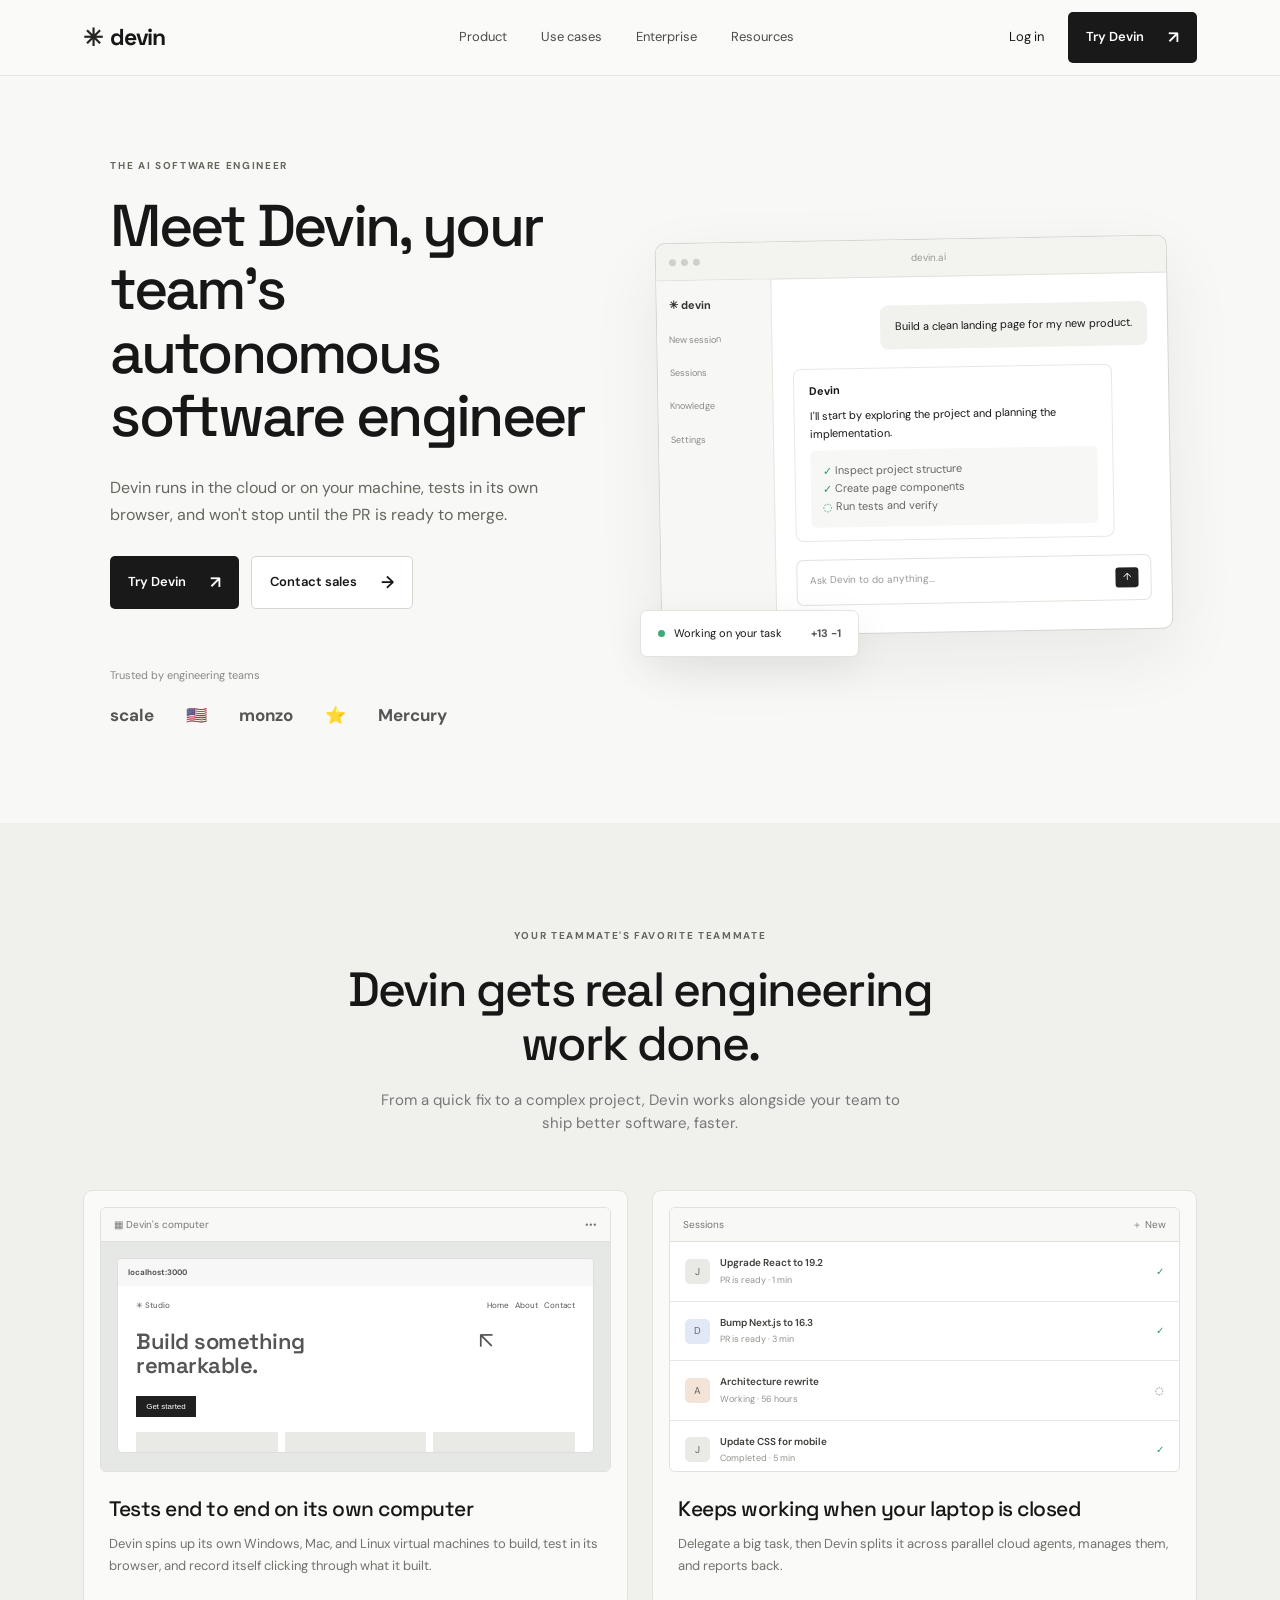
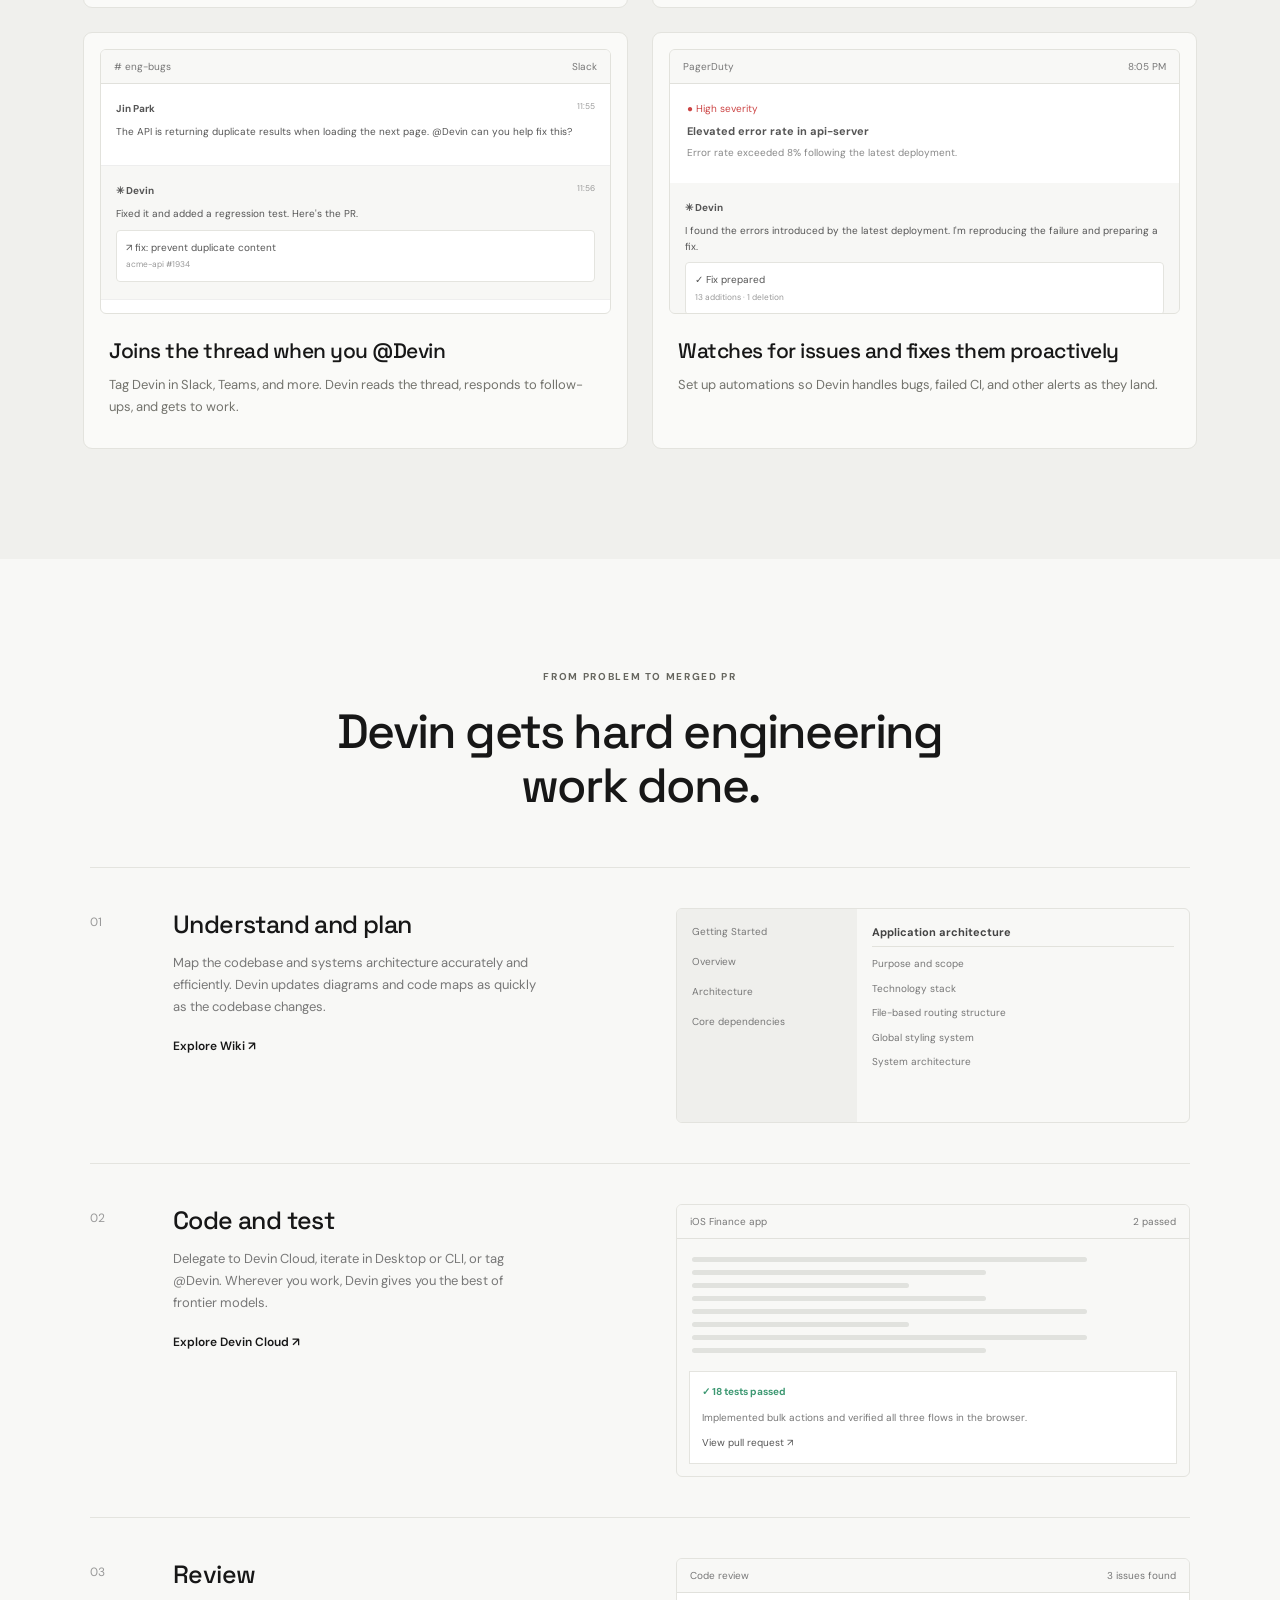
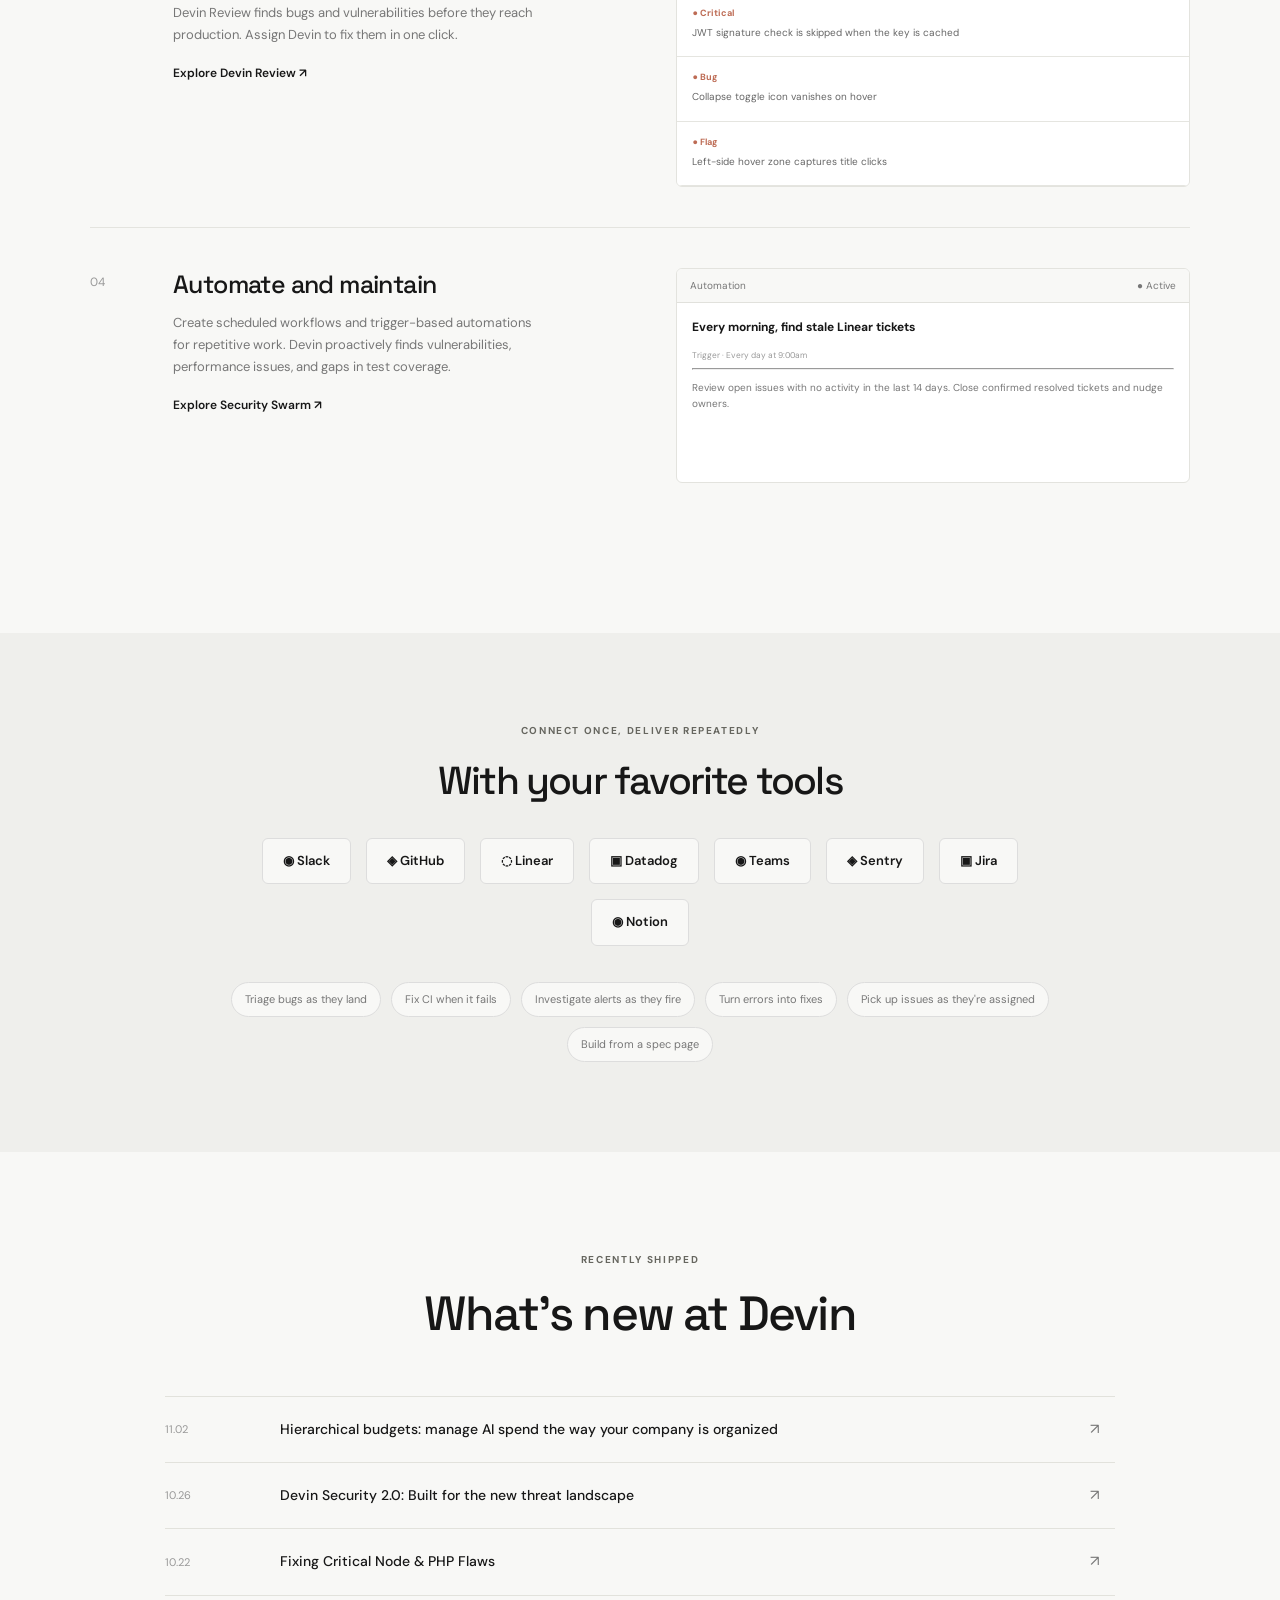
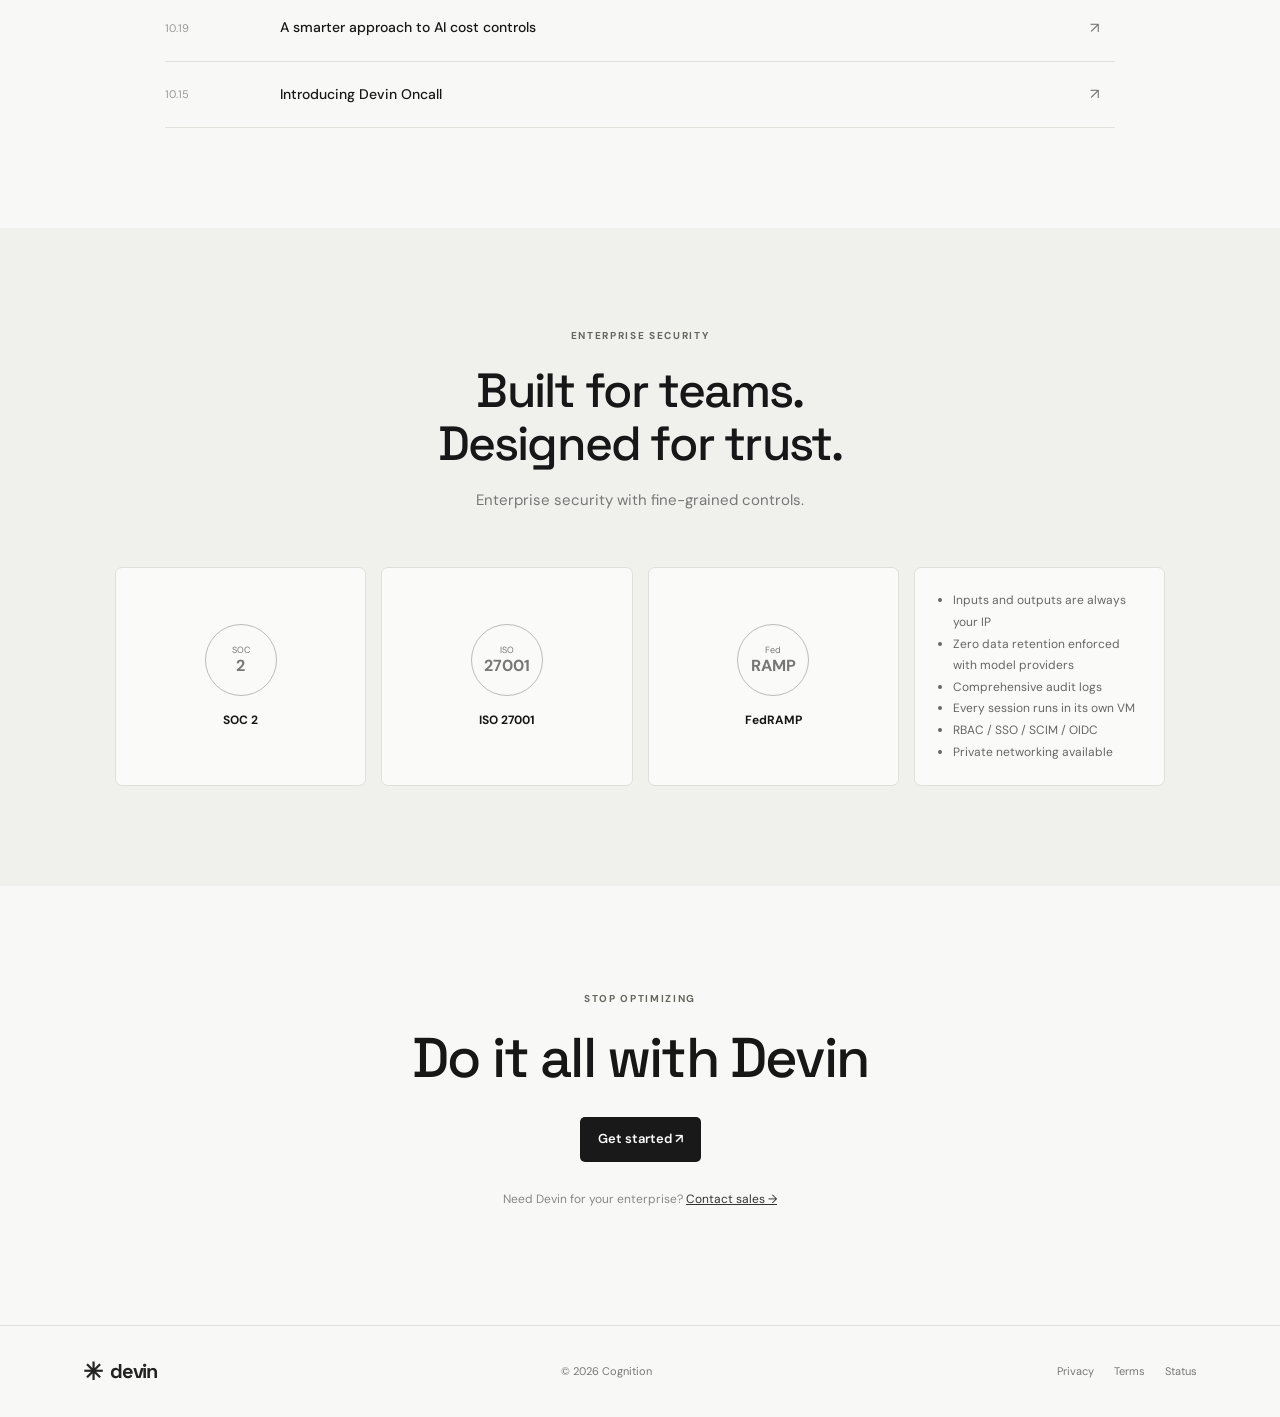
<file: .vscode/index.html>
<!DOCTYPE html>
<html lang="en">
<head>
    <meta charset="UTF-8">
    <meta name="viewport" content="width=device-width, initial-scale=1.0">
    <title>Devin — The AI Software Engineer</title>

    <link rel="preconnect" href="https://fonts.googleapis.com">
    <link rel="preconnect" href="https://fonts.gstatic.com" crossorigin>

    <link href="https://fonts.googleapis.com/css2?family=DM+Sans:wght@400;500;600;700&family=Space+Grotesk:wght@400;500;600;700&display=swap" rel="stylesheet">

    <link rel="stylesheet" href="index.css">
</head>

<body>

<header class="nav">
    <a class="brand" href="#">
        <span class="brandmark">✳</span> devin
    </a>

    <nav>
        <a href="#product">Product</a>
        <a href="#usecases">Use cases</a>
        <a href="#enterprise">Enterprise</a>
        <a href="#resources">Resources</a>
    </nav>

    <div class="nav-actions">
        <a class="login" href="#">Log in</a>
        <a class="btn dark" href="#start">Try Devin <span>↗</span></a>
    </div>

    <button class="menu" aria-label="Menu">☰</button>
</header>

<main>

<!-- HERO SECTION -->

<section class="hero">

    <div class="hero-copy">

        <p class="eyebrow">THE AI SOFTWARE ENGINEER</p>

        <h1>
            Meet Devin, your team's<br>
            autonomous software engineer
        </h1>

        <p class="sub">
            Devin runs in the cloud or on your machine, tests in its own browser,
            and won't stop until the PR is ready to merge.
        </p>

        <div class="hero-buttons">
            <a class="btn dark" href="#start">Try Devin <span>↗</span></a>
            <a class="btn light" href="#product">Contact sales <span>→</span></a>
        </div>

        <div class="trust">
            <span>Trusted by engineering teams</span>

            <div class="logos">
                <b>scale</b>
                <b>🇺🇸</b>
                <b>monzo</b>
                <b>⭐</b>
                <b>Mercury</b>
            </div>
        </div>

    </div>

    <div class="hero-art">

        <div class="browser">

            <div class="browserbar">
                <i></i>
                <i></i>
                <i></i>
                <span>devin.ai</span>
            </div>

            <div class="workspace">

                <aside>
                    <b>✳ devin</b>
                    <small>New session</small>
                    <small>Sessions</small>
                    <small>Knowledge</small>
                    <small>Settings</small>
                </aside>

                <div class="chat">

                    <div class="bubble user">
                        Build a clean landing page for my new product.
                    </div>

                    <div class="bubble bot">
                        <b>Devin</b>

                        <p>
                            I'll start by exploring the project and planning
                            the implementation.
                        </p>

                        <div class="mini-code">
                            <span>✓</span> Inspect project structure<br>
                            <span>✓</span> Create page components<br>
                            <span>◌</span> Run tests and verify
                        </div>
                    </div>

                    <div class="composer">
                        Ask Devin to do anything...
                        <span>↑</span>
                    </div>

                </div>
            </div>
        </div>

        <div class="float-card">
            <span class="green-dot"></span>
            Working on your task
            <b>+13 −1</b>
        </div>

    </div>

</section>

<!-- PRODUCT SECTION -->

<section class="section teammate" id="product">

    <div class="section-head">

        <p class="eyebrow">YOUR TEAMMATE'S FAVORITE TEAMMATE</p>

        <h2>
            Devin gets real engineering<br>
            work done.
        </h2>

        <p>
            From a quick fix to a complex project, Devin works alongside
            your team to ship better software, faster.
        </p>

    </div>

    <div class="feature-grid">

        <!-- FEATURE 1 -->

        <article class="feature">

            <div class="mock windows">

                <div class="mocktop">
                    ▦ Devin's computer
                    <span>•••</span>
                </div>

                <div class="desktop">

                    <div class="window">

                        <b>localhost:3000</b>

                        <div class="webpage">

                            <div class="tiny-nav">
                                ✳ Studio
                                <span>Home&nbsp;&nbsp; About&nbsp;&nbsp; Contact</span>
                            </div>

                            <h3>
                                Build something<br>
                                remarkable.
                            </h3>

                            <button>Get started</button>

                            <div class="blocks">
                                <i></i>
                                <i></i>
                                <i></i>
                            </div>

                        </div>

                    </div>

                    <div class="cursor">↖</div>

                </div>

            </div>

            <h3>Tests end to end on its own computer</h3>

            <p>
                Devin spins up its own Windows, Mac, and Linux virtual
                machines to build, test in its browser, and record itself
                clicking through what it built.
            </p>

        </article>

        <!-- FEATURE 2 -->

        <article class="feature">

            <div class="mock sessions">

                <div class="mocktop">
                    Sessions
                    <span>＋ New</span>
                </div>

                <div class="session-row">
                    <span class="avatar">J</span>

                    <div>
                        <b>Upgrade React to 19.2</b>
                        <small>PR is ready · 1 min</small>
                    </div>

                    <span class="done">✓</span>
                </div>

                <div class="session-row">
                    <span class="avatar blue">D</span>

                    <div>
                        <b>Bump Next.js to 16.3</b>
                        <small>PR is ready · 3 min</small>
                    </div>

                    <span class="done">✓</span>
                </div>

                <div class="session-row">
                    <span class="avatar peach">A</span>

                    <div>
                        <b>Architecture rewrite</b>
                        <small>Working · 56 hours</small>
                    </div>

                    <span class="spinner">◌</span>
                </div>

                <div class="session-row">
                    <span class="avatar">J</span>

                    <div>
                        <b>Update CSS for mobile</b>
                        <small>Completed · 5 min</small>
                    </div>

                    <span class="done">✓</span>
                </div>

            </div>

            <h3>Keeps working when your laptop is closed</h3>

            <p>
                Delegate a big task, then Devin splits it across parallel
                cloud agents, manages them, and reports back.
            </p>

        </article>

        <!-- FEATURE 3 -->

        <article class="feature">

            <div class="mock slack">

                <div class="mocktop">
                    # eng-bugs
                    <span>Slack</span>
                </div>

                <div class="message">

                    <b>
                        Jin Park
                        <small>11:55</small>
                    </b>

                    <p>
                        The API is returning duplicate results when loading
                        the next page. @Devin can you help fix this?
                    </p>

                </div>

                <div class="message reply">

                    <b>
                        ✳ Devin
                        <small>11:56</small>
                    </b>

                    <p>
                        Fixed it and added a regression test. Here's the PR.
                    </p>

                    <div class="pr">
                        ↗ fix: prevent duplicate content
                        <small>acme-api #1934</small>
                    </div>

                </div>

            </div>

            <h3>Joins the thread when you @Devin</h3>

            <p>
                Tag Devin in Slack, Teams, and more. Devin reads the thread,
                responds to follow-ups, and gets to work.
            </p>

        </article>

        <!-- FEATURE 4 -->

        <article class="feature">

            <div class="mock alert">

                <div class="mocktop">
                    PagerDuty
                    <span>8:05 PM</span>
                </div>

                <div class="alertbox">

                    <span class="red">● High severity</span>

                    <b>Elevated error rate in api-server</b>

                    <p>
                        Error rate exceeded 8% following the latest deployment.
                    </p>

                </div>

                <div class="message reply">

                    <b>✳ Devin</b>

                    <p>
                        I found the errors introduced by the latest deployment.
                        I'm reproducing the failure and preparing a fix.
                    </p>

                    <div class="pr">
                        ✓ Fix prepared
                        <small>13 additions · 1 deletion</small>
                    </div>

                </div>

            </div>

            <h3>Watches for issues and fixes them proactively</h3>

            <p>
                Set up automations so Devin handles bugs, failed CI,
                and other alerts as they land.
            </p>

        </article>

    </div>

</section>

<!-- WORKFLOW SECTION -->

<section class="workflow" id="usecases">

    <div class="section-head">

        <p class="eyebrow">FROM PROBLEM TO MERGED PR</p>

        <h2>
            Devin gets hard engineering<br>
            work done.
        </h2>

    </div>

    <div class="steps">

        <!-- STEP 1 -->

        <article>

            <span class="number">01</span>

            <div>

                <h3>Understand and plan</h3>

                <p>
                    Map the codebase and systems architecture accurately
                    and efficiently. Devin updates diagrams and code maps
                    as quickly as the codebase changes.
                </p>

                <a href="#">Explore Wiki ↗</a>

            </div>

            <div class="wiki">

                <div class="wikiside">
                    Getting Started<br><br>
                    Overview<br><br>
                    Architecture<br><br>
                    Core dependencies
                </div>

                <div class="wikibody">

                    <b>Application architecture</b>

                    <hr>

                    <p>Purpose and scope</p>
                    <p>Technology stack</p>
                    <p>File-based routing structure</p>
                    <p>Global styling system</p>
                    <p>System architecture</p>

                </div>

            </div>

        </article>

        <!-- STEP 2 -->

        <article>

            <span class="number">02</span>

            <div>

                <h3>Code and test</h3>

                <p>
                    Delegate to Devin Cloud, iterate in Desktop or CLI,
                    or tag @Devin. Wherever you work, Devin gives you
                    the best of frontier models.
                </p>

                <a href="#">Explore Devin Cloud ↗</a>

            </div>

            <div class="code-mock">

                <div class="mocktop">
                    iOS Finance app
                    <span>2 passed</span>
                </div>

                <div class="code-lines">
                    <i></i>
                    <i></i>
                    <i></i>
                    <i></i>
                    <i></i>
                    <i></i>
                    <i></i>
                    <i></i>
                </div>

                <div class="code-result">

                    <b>✓ 18 tests passed</b>

                    <p>
                        Implemented bulk actions and verified all three
                        flows in the browser.
                    </p>

                    <span>View pull request ↗</span>

                </div>

            </div>

        </article>

        <!-- STEP 3 -->

        <article>

            <span class="number">03</span>

            <div>

                <h3>Review</h3>

                <p>
                    Devin Review finds bugs and vulnerabilities before
                    they reach production. Assign Devin to fix them in
                    one click.
                </p>

                <a href="#">Explore Devin Review ↗</a>

            </div>

            <div class="review-mock">

                <div class="mocktop">
                    Code review
                    <span>3 issues found</span>
                </div>

                <div class="issue">
                    <b>● Critical</b>
                    <p>JWT signature check is skipped when the key is cached</p>
                </div>

                <div class="issue">
                    <b>● Bug</b>
                    <p>Collapse toggle icon vanishes on hover</p>
                </div>

                <div class="issue">
                    <b>● Flag</b>
                    <p>Left-side hover zone captures title clicks</p>
                </div>

            </div>

        </article>

        <!-- STEP 4 -->

        <article>

            <span class="number">04</span>

            <div>

                <h3>Automate and maintain</h3>

                <p>
                    Create scheduled workflows and trigger-based automations
                    for repetitive work. Devin proactively finds vulnerabilities,
                    performance issues, and gaps in test coverage.
                </p>

                <a href="#">Explore Security Swarm ↗</a>

            </div>

            <div class="automation">

                <div class="mocktop">
                    Automation
                    <span>● Active</span>
                </div>

                <b>Every morning, find stale Linear tickets</b>

                <small>Trigger · Every day at 9:00am</small>

                <hr>

                <p>
                    Review open issues with no activity in the last 14 days.
                    Close confirmed resolved tickets and nudge owners.
                </p>

            </div>

        </article>

    </div>

</section>

<!-- INTEGRATIONS -->

<section class="integrations">

    <p class="eyebrow">CONNECT ONCE, DELIVER REPEATEDLY</p>

    <h2>With your favorite tools</h2>

    <div class="integration-list">
        <span>◉ Slack</span>
        <span>◈ GitHub</span>
        <span>◌ Linear</span>
        <span>▣ Datadog</span>
        <span>◉ Teams</span>
        <span>◈ Sentry</span>
        <span>▣ Jira</span>
        <span>◉ Notion</span>
    </div>

    <div class="automation-tags">
        <span>Triage bugs as they land</span>
        <span>Fix CI when it fails</span>
        <span>Investigate alerts as they fire</span>
        <span>Turn errors into fixes</span>
        <span>Pick up issues as they're assigned</span>
        <span>Build from a spec page</span>
    </div>

</section>

<!-- NEWS -->

<section class="news" id="resources">

    <div class="section-head">

        <p class="eyebrow">RECENTLY SHIPPED</p>

        <h2>What's new at Devin</h2>

    </div>

    <div class="news-list">

        <a>
            <time>11.02</time>
            <b>Hierarchical budgets: manage AI spend the way your company is organized</b>
            <span>↗</span>
        </a>

        <a>
            <time>10.26</time>
            <b>Devin Security 2.0: Built for the new threat landscape</b>
            <span>↗</span>
        </a>

        <a>
            <time>10.22</time>
            <b>Fixing Critical Node & PHP Flaws</b>
            <span>↗</span>
        </a>

        <a>
            <time>10.19</time>
            <b>A smarter approach to AI cost controls</b>
            <span>↗</span>
        </a>

        <a>
            <time>10.15</time>
            <b>Introducing Devin Oncall</b>
            <span>↗</span>
        </a>

    </div>

</section>

<!-- ENTERPRISE -->

<section class="security" id="enterprise">

    <div class="section-head">

        <p class="eyebrow">ENTERPRISE SECURITY</p>

        <h2>
            Built for teams.<br>
            Designed for trust.
        </h2>

        <p>Enterprise security with fine-grained controls.</p>

    </div>

    <div class="security-grid">

        <div class="security-card">
            <div class="seal">
                SOC<br>
                <b>2</b>
            </div>
            <b>SOC 2</b>
        </div>

        <div class="security-card">
            <div class="seal">
                ISO<br>
                <b>27001</b>
            </div>
            <b>ISO 27001</b>
        </div>

        <div class="security-card">
            <div class="seal">
                Fed<br>
                <b>RAMP</b>
            </div>
            <b>FedRAMP</b>
        </div>

        <div class="security-card">

            <ul>
                <li>Inputs and outputs are always your IP</li>
                <li>Zero data retention enforced with model providers</li>
                <li>Comprehensive audit logs</li>
                <li>Every session runs in its own VM</li>
                <li>RBAC / SSO / SCIM / OIDC</li>
                <li>Private networking available</li>
            </ul>

        </div>

    </div>

</section>

<!-- CTA -->

<section class="closing" id="start">

    <p class="eyebrow">STOP OPTIMIZING</p>

    <h2>Do it all with Devin</h2>

    <a class="btn dark" href="https://app.devin.ai/">
        Get started ↗
    </a>

    <p class="small">
        Need Devin for your enterprise?
        <a href="#">Contact sales →</a>
    </p>

</section>

</main>

<!-- FOOTER -->

<footer>

    <a class="brand" href="#">
        <span class="brandmark">✳</span> devin
    </a>

    <span>© 2026 Cognition</span>

    <div>
        <a href="#">Privacy</a>
        <a href="#">Terms</a>
        <a href="#">Status</a>
    </div>

</footer>

</body>
</html>
</file>
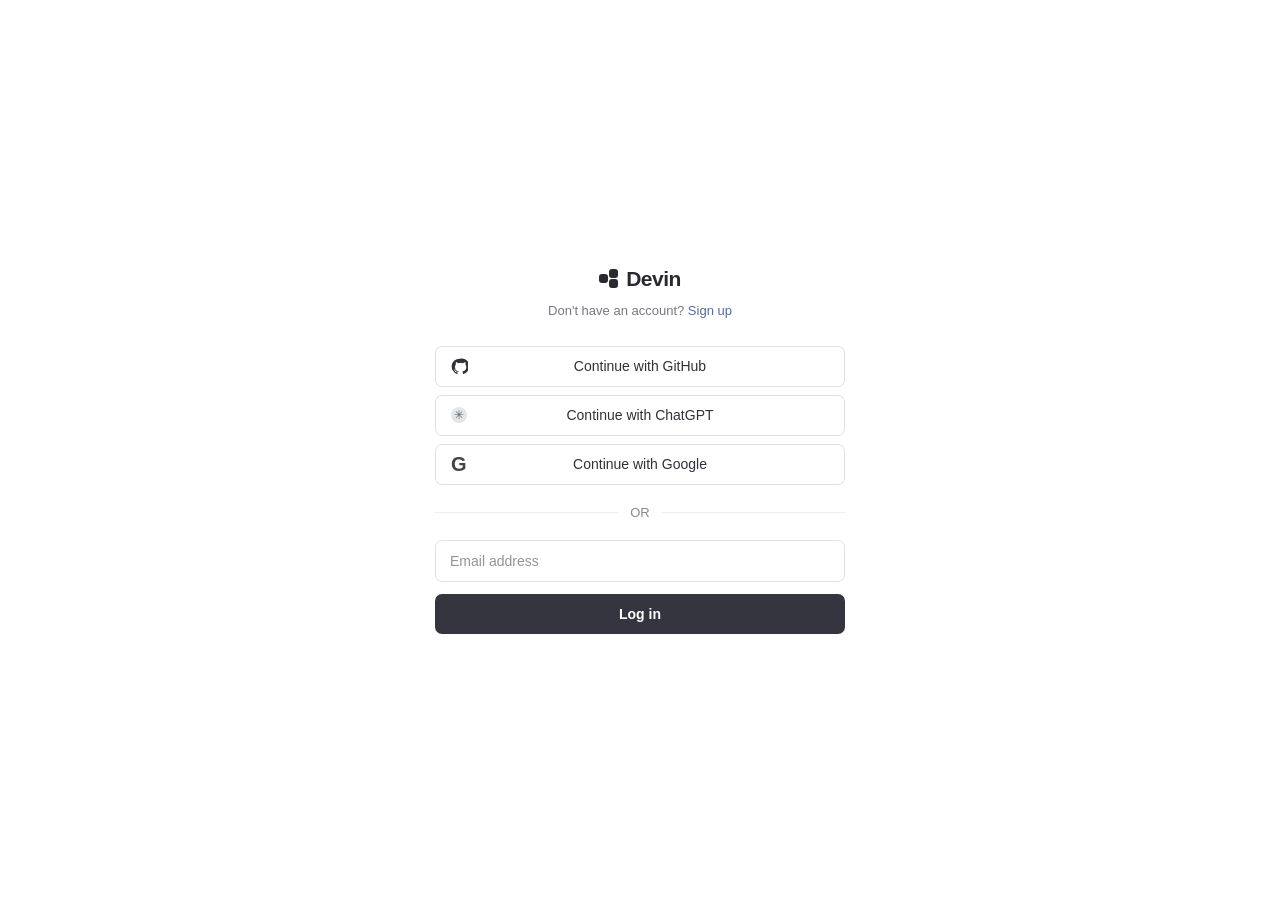
<file: .vscode/login.html>
<!DOCTYPE html>
<html lang="en">
<head>
    <meta charset="UTF-8">
    <meta name="viewport" content="width=device-width, initial-scale=1.0">
    <title>Devin - Log in</title>
    <link rel="stylesheet" href="login.css">
    <link rel="stylesheet" href="index.html">
</head>
<body>

    <main class="login-container">

        <div class="login-box">

            <!-- Devin Logo -->
            <div class="logo">
                <span class="logo-icon">
                    <span></span>
                    <span></span>
                    <span></span>
                </span>
                <h2>Devin</h2>
            </div>

            <!-- Signup Link -->
            <p class="signup">
                Don't have an account?
                <a href="#">Sign up</a>
            </p>

            <!-- Social Login Buttons -->
            <div class="social-buttons">

                <button class="social-btn">
                    <span class="icon github">
                        <svg viewBox="0 0 24 24" fill="currentColor">
                            <path d="M12 .9a11.1 11.1 0 0 0-3.51 21.63c.55.1.76-.24.76-.53v-2.04c-3.1.67-3.76-1.32-3.76-1.32-.5-1.28-1.24-1.62-1.24-1.62-1.01-.7.08-.69.08-.69 1.12.08 1.71 1.15 1.71 1.15 1 .1.77 2.06 3.15 2.06.9 0 1.6-.3 2.16-.75-2.77-.31-5.68-1.39-5.68-6.17 0-1.36.49-2.47 1.29-3.34-.13-.32-.56-1.59.12-3.3 0 0 1.05-.34 3.44 1.27a11.9 11.9 0 0 1 6.26 0c2.39-1.61 3.44-1.27 3.44-1.27.68 1.71.25 2.98.12 3.3.8.87 1.28 1.98 1.28 3.34 0 4.79-2.92 5.85-5.7 6.16.45.39.78 1.01.78 2.04V22c0 .29.2.64.77.53A11.1 11.1 0 0 0 12 .9Z"/>
                        </svg>
                    </span>
                    Continue with GitHub
                </button>

                <button class="social-btn">
                    <span class="icon chatgpt">✳</span>
                    Continue with ChatGPT
                </button>

                <button class="social-btn">
                    <span class="icon google">G</span>
                    Continue with Google
                </button>

            </div>

            <!-- Divider -->
            <div class="divider">
                <span></span>
                <p>OR</p>
                <span></span>
            </div>

            <!-- Email Login -->
            <form class="login-form">

                <input
                    type="email"
                    placeholder="Email address"
                    required
                >

                <button type="submit" class="login-btn">
                    Log in
                </button>

            </form>

        </div>

    </main>

</body>
</html>
</file>
<file: .vscode/index.css>
* {
    box-sizing: border-box;
}

html {
    scroll-behavior: smooth;
}

body {
    margin: 0;
    background: #f8f8f6;
    color: #171717;
    font-family: "DM Sans", Arial, sans-serif;
    font-size: 15px;
    line-height: 1.55;
}

a {
    color: inherit;
    text-decoration: none;
}

/* NAVIGATION */

.nav {
    height: 76px;
    display: flex;
    align-items: center;
    justify-content: space-between;
    padding: 0 6.5%;
    border-bottom: 1px solid #e7e7e3;
    background: #fafaf8;
    position: sticky;
    top: 0;
    z-index: 20;
}

.brand {
    font-family: "Space Grotesk", sans-serif;
    font-size: 23px;
    font-weight: 700;
    letter-spacing: -1.2px;
    display: flex;
    align-items: center;
    gap: 8px;
}

.brandmark {
    font-size: 24px;
    color: #252525;
}

.nav nav {
    display: flex;
    gap: 34px;
    margin-left: 80px;
    font-size: 13px;
    color: #4b4b48;
}

.nav-actions {
    display: flex;
    align-items: center;
    gap: 24px;
    font-size: 13px;
}

.btn {
    display: inline-flex;
    align-items: center;
    gap: 24px;
    border-radius: 5px;
    padding: 12px 18px;
    font-size: 13px;
    font-weight: 600;
}

.btn span {
    font-size: 17px;
}

.dark {
    background: #191919;
    color: white;
}

.light {
    border: 1px solid #d6d6d1;
    background: #fff;
}

.menu {
    display: none;
}

/* HERO SECTION */

.hero {
    max-width: 1200px;
    margin: auto;
    padding: 82px 5.5% 95px;
    display: grid;
    grid-template-columns: 1fr 1.04fr;
    gap: 55px;
    align-items: center;
    min-height: 620px;
}

.eyebrow {
    font-size: 10px;
    letter-spacing: 1.65px;
    font-weight: 700;
    color: #66665f;
    margin: 0 0 20px;
}

.hero h1 {
    font: 500 clamp(40px, 4.6vw, 62px)/1.08 "Space Grotesk", sans-serif;
    letter-spacing: -2.7px;
    margin: 0;
    max-width: 620px;
}

.sub {
    font-size: 16px;
    color: #66665f;
    max-width: 470px;
    margin: 26px 0 28px;
    line-height: 1.7;
}

.hero-buttons {
    display: flex;
    gap: 12px;
}

.trust {
    margin-top: 58px;
    color: #888;
    font-size: 11px;
}

.logos {
    display: flex;
    align-items: center;
    gap: 32px;
    margin-top: 18px;
    color: #555;
    font-size: 17px;
}

.logos b {
    font-weight: 700;
}

/* HERO MOCKUP */

.hero-art {
    position: relative;
    padding: 10px 0 25px;
}

.browser {
    border: 1px solid #d5d5d0;
    border-radius: 10px;
    overflow: hidden;
    background: #fff;
    box-shadow: 0 25px 70px #16161612;
    transform: rotate(-1deg);
}

.browserbar {
    height: 37px;
    background: #f3f3f0;
    border-bottom: 1px solid #e1e1dc;
    display: flex;
    align-items: center;
    padding: 0 13px;
    gap: 5px;
    color: #9a9a94;
    font-size: 10px;
}

.browserbar i {
    width: 7px;
    height: 7px;
    border-radius: 50%;
    background: #d0d0ca;
}

.browserbar span {
    margin: auto;
}

.workspace {
    display: grid;
    grid-template-columns: 115px 1fr;
    min-height: 350px;
}

.workspace aside {
    background: #f7f7f5;
    border-right: 1px solid #e6e6e1;
    padding: 16px 12px;
    font-size: 11px;
    display: flex;
    flex-direction: column;
    gap: 19px;
    color: #8b8b85;
}

.workspace aside b {
    color: #333;
}

.chat {
    padding: 28px 20px;
    display: flex;
    flex-direction: column;
    gap: 18px;
}

.bubble {
    font-size: 11px;
    border-radius: 8px;
    padding: 13px 15px;
    max-width: 90%;
    line-height: 1.6;
}

.user {
    background: #f1f1ee;
    align-self: flex-end;
}

.bot {
    border: 1px solid #e8e8e3;
}

.bot p {
    margin: 8px 0;
}

.mini-code {
    background: #f7f7f5;
    padding: 12px;
    border-radius: 5px;
    color: #666;
}

.mini-code span {
    color: #259a69;
}

.composer {
    border: 1px solid #e2e2dc;
    border-radius: 7px;
    padding: 12px;
    color: #999;
    font-size: 10px;
    margin-top: auto;
}

.composer span {
    float: right;
    background: #222;
    color: white;
    padding: 2px 7px;
    border-radius: 3px;
}

.float-card {
    position: absolute;
    bottom: 0;
    left: -18px;
    background: #fff;
    border: 1px solid #e3e3de;
    box-shadow: 0 12px 40px #0001;
    border-radius: 7px;
    padding: 14px 17px;
    font-size: 11px;
    display: flex;
    align-items: center;
    gap: 9px;
}

.float-card b {
    margin-left: 20px;
    color: #555;
}

.green-dot {
    width: 7px;
    height: 7px;
    background: #43a878;
    border-radius: 50%;
}

/* SECTION HEADINGS */

.section-head {
    text-align: center;
    max-width: 690px;
    margin: 0 auto 55px;
}

.section-head h2,
.integrations h2,
.closing h2 {
    font: 500 clamp(34px, 4vw, 48px)/1.12 "Space Grotesk", sans-serif;
    letter-spacing: -1.8px;
    margin: 0 0 18px;
}

.section-head > p:last-child {
    color: #777;
    max-width: 540px;
    margin: 0 auto;
}

/* PRODUCT SECTION */

.teammate {
    padding: 105px 6.5% 110px;
    background: #f0f0ed;
}

.feature-grid {
    max-width: 1160px;
    margin: auto;
    display: grid;
    grid-template-columns: repeat(2, 1fr);
    gap: 24px;
}

.feature {
    background: #fafaf8;
    border: 1px solid #e3e3de;
    border-radius: 9px;
    padding: 16px 16px 30px;
    overflow: hidden;
}

.feature h3 {
    font: 500 21px/1.25 "Space Grotesk", sans-serif;
    letter-spacing: -0.5px;
    margin: 24px 9px 10px;
}

.feature > p {
    color: #73736d;
    font-size: 13px;
    line-height: 1.7;
    margin: 0 9px;
    max-width: 490px;
}

/* FEATURE MOCKUPS */

.mock {
    height: 265px;
    background: #f2f2ef;
    border: 1px solid #e2e2dc;
    border-radius: 6px;
    overflow: hidden;
    color: #555;
    font-size: 10px;
}

.mocktop {
    height: 34px;
    border-bottom: 1px solid #e1e1dc;
    display: flex;
    justify-content: space-between;
    align-items: center;
    padding: 0 13px;
    background: #f8f8f6;
    color: #777;
}

.desktop {
    height: 230px;
    padding: 16px;
    background: #e6e8e5;
    position: relative;
}

.window {
    background: white;
    height: 195px;
    border: 1px solid #ddd;
    border-radius: 5px;
    overflow: hidden;
}

.window > b {
    display: block;
    padding: 7px 10px;
    font-size: 8px;
    background: #f7f7f7;
}

.webpage {
    padding: 13px 18px;
}

.tiny-nav {
    font-size: 8px;
    color: #555;
}

.tiny-nav span {
    float: right;
}

.webpage h3 {
    font: 600 22px/1.1 "Space Grotesk", sans-serif;
    margin: 18px 0;
}

.webpage button {
    border: 0;
    background: #202020;
    color: white;
    padding: 6px 10px;
    font-size: 8px;
}

.blocks {
    display: flex;
    gap: 7px;
    margin-top: 15px;
}

.blocks i {
    display: block;
    background: #e9e9e5;
    height: 32px;
    flex: 1;
}

.cursor {
    position: absolute;
    right: 23%;
    top: 35%;
    font-size: 23px;
}

/* SESSION MOCKUP */

.sessions {
    padding-bottom: 8px;
}

.session-row {
    display: flex;
    align-items: center;
    gap: 10px;
    padding: 13px 15px;
    border-bottom: 1px solid #e8e8e3;
    background: #fff;
}

.session-row > div {
    display: flex;
    flex-direction: column;
    gap: 3px;
}

.session-row b {
    font-size: 10px;
    color: #3e3e3a;
    font-weight: 600;
}

.session-row small {
    font-size: 9px;
    color: #92928c;
}

.avatar {
    display: grid;
    place-items: center;
    width: 25px;
    height: 25px;
    border-radius: 5px;
    background: #e9e9e5;
    color: #666;
}

.avatar.blue {
    background: #e1e8f6;
}

.avatar.peach {
    background: #f4e4d8;
}

.done {
    margin-left: auto;
    color: #29966c;
}

.spinner {
    margin-left: auto;
}

/* SLACK MOCKUP */

.slack {
    background: #fff;
}

.message {
    padding: 17px 15px;
    border-bottom: 1px solid #eee;
    font-size: 10px;
}

.message b small {
    float: right;
    color: #999;
    font-weight: 400;
}

.message p {
    margin: 8px 0;
    color: #555;
}

.reply {
    background: #f7f7f5;
}

.pr {
    padding: 9px;
    background: white;
    border: 1px solid #e4e4df;
    border-radius: 4px;
    color: #555;
}

.pr small {
    display: block;
    color: #999;
    margin-top: 4px;
}

/* ALERT MOCKUP */

.alertbox {
    padding: 17px;
    background: #fff;
}

.alertbox .red {
    color: #c44;
    display: block;
    margin-bottom: 7px;
}

.alertbox b {
    font-size: 11px;
}

.alertbox p {
    margin: 5px 0;
    color: #888;
}

/* WORKFLOW */

.workflow {
    padding: 110px 6.5%;
}

.steps {
    max-width: 1100px;
    margin: auto;
}

.steps article {
    display: grid;
    grid-template-columns: 55px 1fr 1.08fr;
    gap: 28px;
    padding: 40px 0;
    border-top: 1px solid #e4e4df;
    align-items: start;
}

.number {
    font-size: 12px;
    color: #999;
    padding-top: 5px;
}

.steps h3 {
    font: 500 25px "Space Grotesk", sans-serif;
    margin: 0 0 12px;
    letter-spacing: -0.6px;
}

.steps article > div:nth-child(2) p {
    color: #777;
    font-size: 13px;
    line-height: 1.7;
    max-width: 370px;
    margin: 0 0 15px;
}

.steps article > div:nth-child(2) a {
    font-size: 12px;
    font-weight: 600;
}

/* WIKI */

.wiki,
.code-mock,
.review-mock,
.automation {
    min-height: 215px;
    border: 1px solid #e3e3de;
    border-radius: 6px;
    background: #f8f8f6;
    overflow: hidden;
    font-size: 10px;
}

.wiki {
    display: grid;
    grid-template-columns: 35% 1fr;
}

.wikiside {
    padding: 15px;
    background: #efefec;
    color: #777;
    line-height: 1.5;
}

.wikibody {
    padding: 15px;
    color: #777;
}

.wikibody b {
    font-size: 11px;
    color: #444;
}

.wikibody hr {
    border: 0;
    border-top: 1px solid #e2e2dc;
}

.wikibody p {
    margin: 9px 0;
}

/* CODE MOCKUP */

.code-lines {
    padding: 18px 15px;
    display: flex;
    flex-direction: column;
    gap: 8px;
}

.code-lines i {
    height: 5px;
    background: #e1e2de;
    border-radius: 3px;
    width: 82%;
}

.code-lines i:nth-child(2n) {
    width: 61%;
}

.code-lines i:nth-child(3n) {
    width: 45%;
}

.code-result {
    margin: 0 12px 12px;
    background: white;
    border: 1px solid #e4e4df;
    padding: 12px;
    color: #777;
}

.code-result b {
    color: #3d9872;
}

.code-result span {
    color: #555;
}

/* REVIEW MOCKUP */

.review-mock .issue {
    padding: 12px 15px;
    border-bottom: 1px solid #e5e5e0;
    background: #fff;
}

.issue b {
    color: #bd6b54;
    font-size: 9px;
}

.issue p {
    margin: 4px 0;
    color: #666;
}

/* AUTOMATION MOCKUP */

.automation {
    padding: 15px;
    background: white;
}

.automation .mocktop {
    margin: -15px -15px 15px;
}

.automation b {
    display: block;
    font-size: 12px;
    margin-bottom: 10px;
}

.automation small {
    color: #999;
}

.automation p {
    color: #777;
    line-height: 1.6;
}

/* INTEGRATIONS */

.integrations {
    background: #efefec;
    text-align: center;
    padding: 90px 6.5%;
}

.integrations h2 {
    font-size: 39px;
}

.integration-list {
    display: flex;
    justify-content: center;
    flex-wrap: wrap;
    gap: 15px;
    margin: 36px auto;
    max-width: 850px;
}

.integration-list span {
    padding: 12px 20px;
    border: 1px solid #ddd;
    background: #f8f8f6;
    border-radius: 6px;
    font-weight: 600;
    font-size: 13px;
}

.automation-tags {
    display: flex;
    justify-content: center;
    flex-wrap: wrap;
    gap: 10px;
    max-width: 850px;
    margin: auto;
}

.automation-tags span {
    font-size: 11px;
    color: #777;
    border: 1px solid #ddd;
    border-radius: 20px;
    padding: 8px 13px;
    background: #f8f8f6;
}

/* NEWS */

.news {
    padding: 100px 8%;
}

.news-list {
    max-width: 950px;
    margin: auto;
    border-top: 1px solid #e2e2dc;
}

.news-list a {
    display: grid;
    grid-template-columns: 90px 1fr 25px;
    gap: 25px;
    padding: 21px 0;
    border-bottom: 1px solid #e2e2dc;
    align-items: center;
}

.news-list time {
    font-size: 11px;
    color: #999;
}

.news-list b {
    font-size: 14px;
    font-weight: 500;
}

.news-list span {
    color: #777;
}

/* ENTERPRISE */

.security {
    padding: 100px 6.5%;
    background: #f0f0ed;
}

.security-grid {
    max-width: 1050px;
    margin: auto;
    display: grid;
    grid-template-columns: repeat(4, 1fr);
    gap: 15px;
}

.security-card {
    min-height: 180px;
    border: 1px solid #dfdfda;
    background: #fafaf8;
    border-radius: 7px;
    padding: 22px;
    display: flex;
    flex-direction: column;
    align-items: center;
    justify-content: center;
    gap: 15px;
    font-size: 12px;
}

.seal {
    width: 72px;
    height: 72px;
    border: 1px solid #bbb;
    border-radius: 50%;
    display: grid;
    place-content: center;
    text-align: center;
    font-size: 9px;
    color: #777;
    line-height: 1.2;
}

.seal b {
    font-size: 16px;
}

.security-card ul {
    padding-left: 16px;
    color: #666;
    line-height: 1.8;
    margin: 0;
}

.security-card:last-child {
    grid-column: span 1;
    align-items: flex-start;
}

/* FINAL CTA */

.closing {
    text-align: center;
    padding: 105px 20px;
}

.closing h2 {
    font-size: 56px;
    margin-bottom: 28px;
}

.small {
    font-size: 12px;
    color: #888;
    margin-top: 28px;
}

.small a {
    color: #333;
    text-decoration: underline;
}

/* FOOTER */

footer {
    padding: 27px 6.5%;
    border-top: 1px solid #e2e2dc;
    display: flex;
    align-items: center;
    justify-content: space-between;
    font-size: 11px;
    color: #777;
}

footer .brand {
    color: #222;
    font-size: 20px;
}

footer div {
    display: flex;
    gap: 20px;
}

/* TABLET RESPONSIVE */

@media (max-width: 900px) {

    .nav {
        padding: 0 4%;
    }

    .nav nav {
        gap: 18px;
        margin-left: 20px;
    }

    .hero {
        grid-template-columns: 1fr;
        padding: 65px 7%;
        gap: 45px;
    }

    .hero-art {
        max-width: 650px;
        margin: auto;
        width: 100%;
    }

    .feature-grid {
        grid-template-columns: 1fr;
    }

    .steps article {
        grid-template-columns: 35px 1fr;
        gap: 18px;
    }

    .steps article > div:last-child {
        grid-column: 2;
    }

    .security-grid {
        grid-template-columns: repeat(2, 1fr);
    }
}

/* MOBILE RESPONSIVE */

@media (max-width: 600px) {

    .nav {
        height: 65px;
    }

    .nav nav,
    .nav-actions {
        display: none;
    }

    .menu {
        display: block;
        border: 0;
        background: none;
        font-size: 20px;
    }

    .hero {
        padding: 55px 6% 65px;
    }

    .hero h1 {
        font-size: 42px;
        letter-spacing: -1.8px;
    }

    .sub {
        font-size: 14px;
    }

    .trust {
        margin-top: 38px;
    }

    .logos {
        gap: 18px;
        font-size: 13px;
    }

    .workspace {
        grid-template-columns: 85px 1fr;
        min-height: 290px;
    }

    .workspace aside {
        padding: 12px 7px;
    }

    .chat {
        padding: 15px 10px;
    }

    .hero-art {
        padding-bottom: 18px;
    }

    .float-card {
        left: -5px;
        font-size: 9px;
    }

    .teammate,
    .workflow,
    .integrations,
    .news,
    .security {
        padding: 70px 5%;
    }

    .section-head {
        margin-bottom: 35px;
    }

    .section-head h2 {
        font-size: 35px;
    }

    .feature {
        padding: 10px 10px 25px;
    }

    .mock {
        height: 240px;
    }

    .steps article {
        padding: 30px 0;
        grid-template-columns: 27px 1fr;
        gap: 12px;
    }

    .steps h3 {
        font-size: 22px;
    }

    .news-list a {
        grid-template-columns: 48px 1fr 15px;
        gap: 12px;
    }

    .news-list b {
        font-size: 12px;
    }

    .security-grid {
        grid-template-columns: 1fr 1fr;
    }

    .security-card {
        padding: 12px;
        min-height: 145px;
    }

    .security-card:last-child {
        grid-column: span 2;
    }

    .closing h2 {
        font-size: 42px;
    }

    footer {
        padding: 25px 5%;
        flex-wrap: wrap;
        gap: 18px;
    }

    footer div {
        gap: 12px;
    }

}
</file>
<file: .vscode/login.css>
* {
    margin: 0;
    padding: 0;
    box-sizing: border-box;
}

body {
    font-family: Arial, Helvetica, sans-serif;
    background: #ffffff;
    color: #292a30;
    min-height: 100vh;
}

/* Main Container */
.login-container {
    width: 100%;
    min-height: 100vh;
    display: flex;
    justify-content: center;
    align-items: center;
    padding: 30px 20px;
}

/* Login Box */
.login-box {
    width: 100%;
    max-width: 410px;
}

/* Devin Logo */
.logo {
    display: flex;
    align-items: center;
    justify-content: center;
    gap: 8px;
    margin-bottom: 12px;
}

.logo h2 {
    font-size: 21px;
    font-weight: 700;
    letter-spacing: -0.5px;
}

/* Devin Logo Icon */
.logo-icon {
    width: 19px;
    height: 19px;
    position: relative;
    display: inline-block;
}

.logo-icon span {
    position: absolute;
    width: 9px;
    height: 9px;
    background: #292a30;
    border-radius: 3px;
}

.logo-icon span:nth-child(1) {
    top: 5px;
    left: 0;
}

.logo-icon span:nth-child(2) {
    top: 0;
    right: 0;
}

.logo-icon span:nth-child(3) {
    bottom: 0;
    right: 0;
}

/* Signup Text */
.signup {
    text-align: center;
    font-size: 13px;
    color: #777982;
    margin-bottom: 28px;
}

.signup a {
    color: #526c9b;
    text-decoration: none;
    font-weight: 500;
}

/* Social Buttons */
.social-buttons {
    display: flex;
    flex-direction: column;
    gap: 8px;
}

.social-btn {
    width: 100%;
    height: 41px;
    border: 1px solid #dedfe2;
    border-radius: 7px;
    background: #fff;
    color: #303139;
    font-size: 14px;
    font-weight: 500;
    position: relative;
    cursor: pointer;
    display: flex;
    align-items: center;
    justify-content: center;
    transition: background 0.2s ease;
}

.social-btn:hover {
    background: #f7f7f8;
}

.icon {
    position: absolute;
    left: 15px;
    display: flex;
    align-items: center;
    justify-content: center;
}

.github svg {
    width: 17px;
    height: 17px;
}

.chatgpt {
    width: 16px;
    height: 16px;
    border-radius: 50%;
    background: #e4e6e9;
    color: #656871;
    font-size: 12px;
}

.google {
    font-size: 20px;
    font-weight: bold;
    color: #444;
}

/* OR Divider */
.divider {
    display: flex;
    align-items: center;
    justify-content: center;
    margin: 20px 0;
    gap: 12px;
}

.divider span {
    height: 1px;
    flex: 1;
    background: #eeeeef;
}

.divider p {
    font-size: 13px;
    color: #888a91;
}

/* Email Input */
.login-form {
    display: flex;
    flex-direction: column;
    gap: 12px;
}

.login-form input {
    width: 100%;
    height: 42px;
    padding: 0 14px;
    border: 1px solid #e0e1e4;
    border-radius: 7px;
    outline: none;
    background: #fff;
    color: #303139;
    font-size: 14px;
}

.login-form input::placeholder {
    color: #92949b;
}

.login-form input:focus {
    border-color: #999da8;
}

/* Login Button */
.login-btn {
    width: 100%;
    height: 40px;
    background: #34353e;
    color: white;
    border: none;
    border-radius: 7px;
    font-size: 14px;
    font-weight: 600;
    cursor: pointer;
    transition: background 0.2s ease;
}

.login-btn:hover {
    background: #25262d;
}

/* Responsive Design */
@media (max-width: 480px) {
    .login-box {
        max-width: 100%;
    }

    .signup {
        margin-bottom: 25px;
    }
}
</file>
